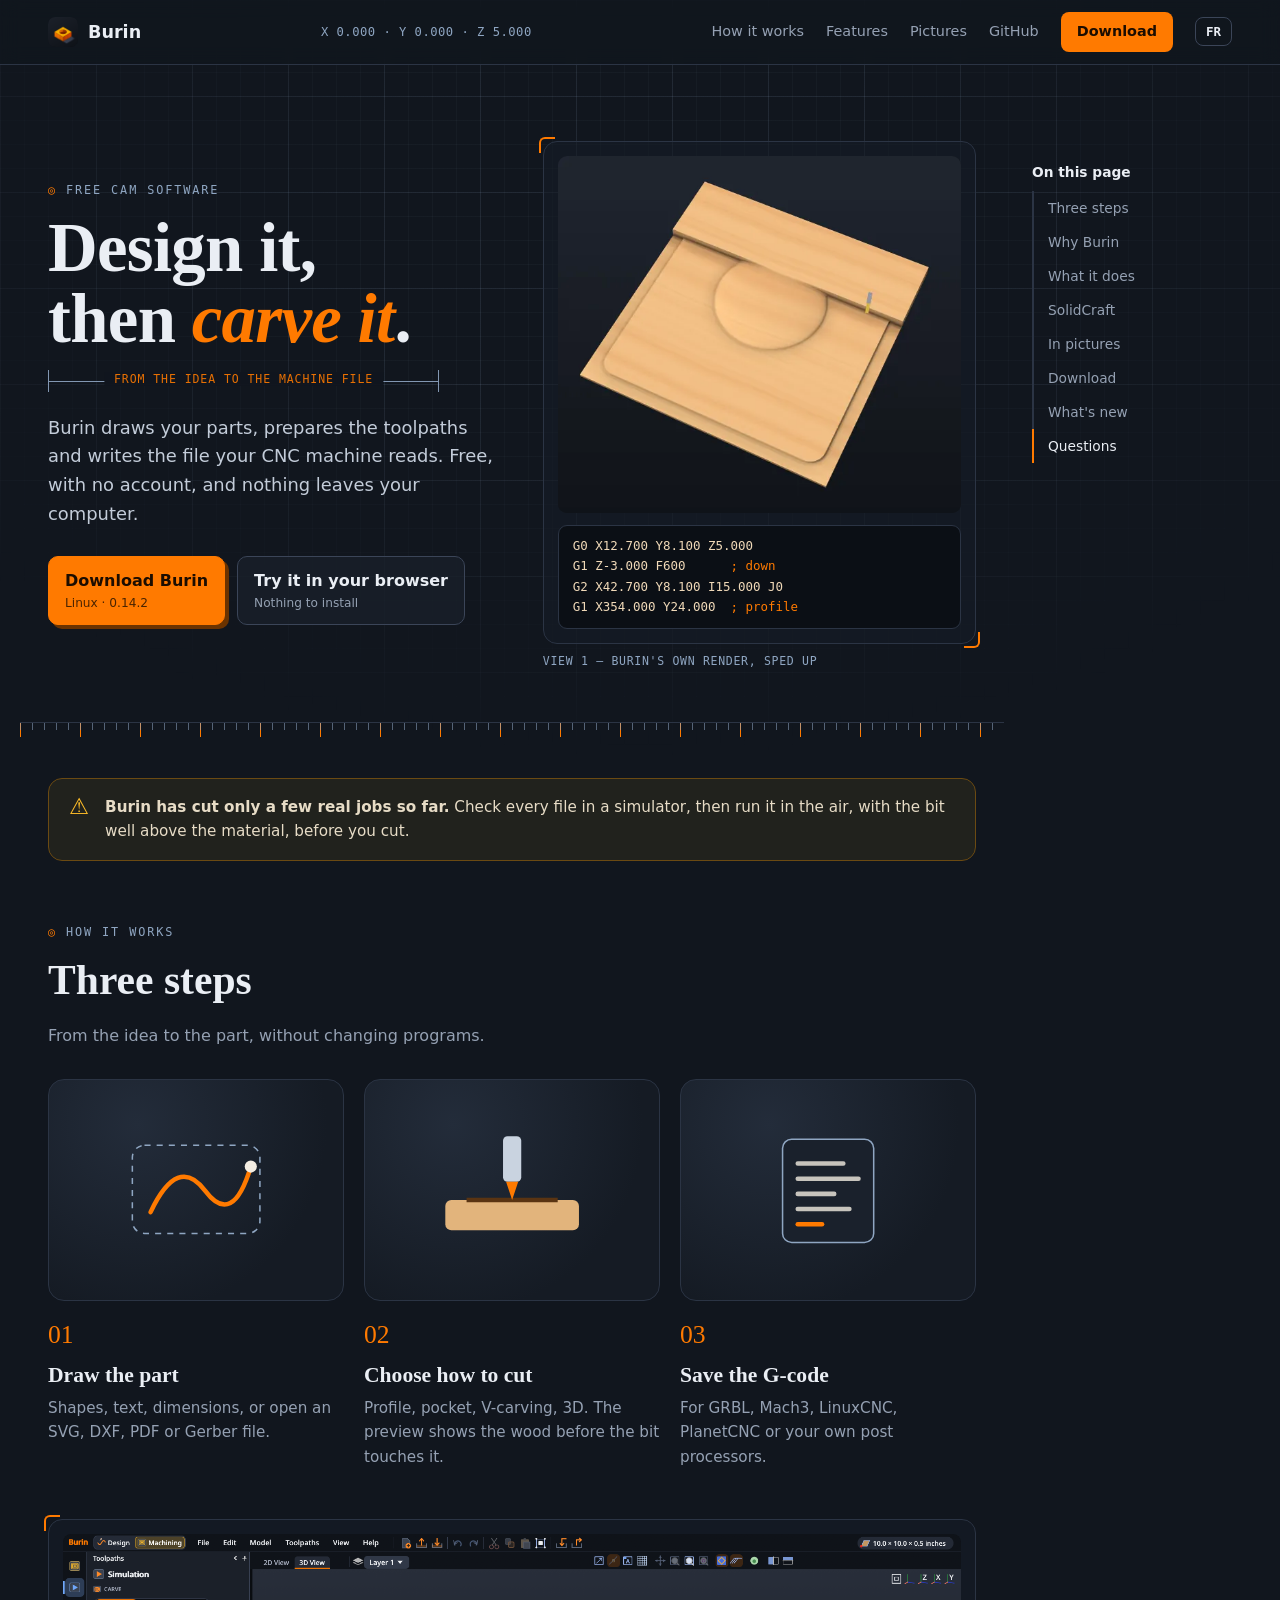
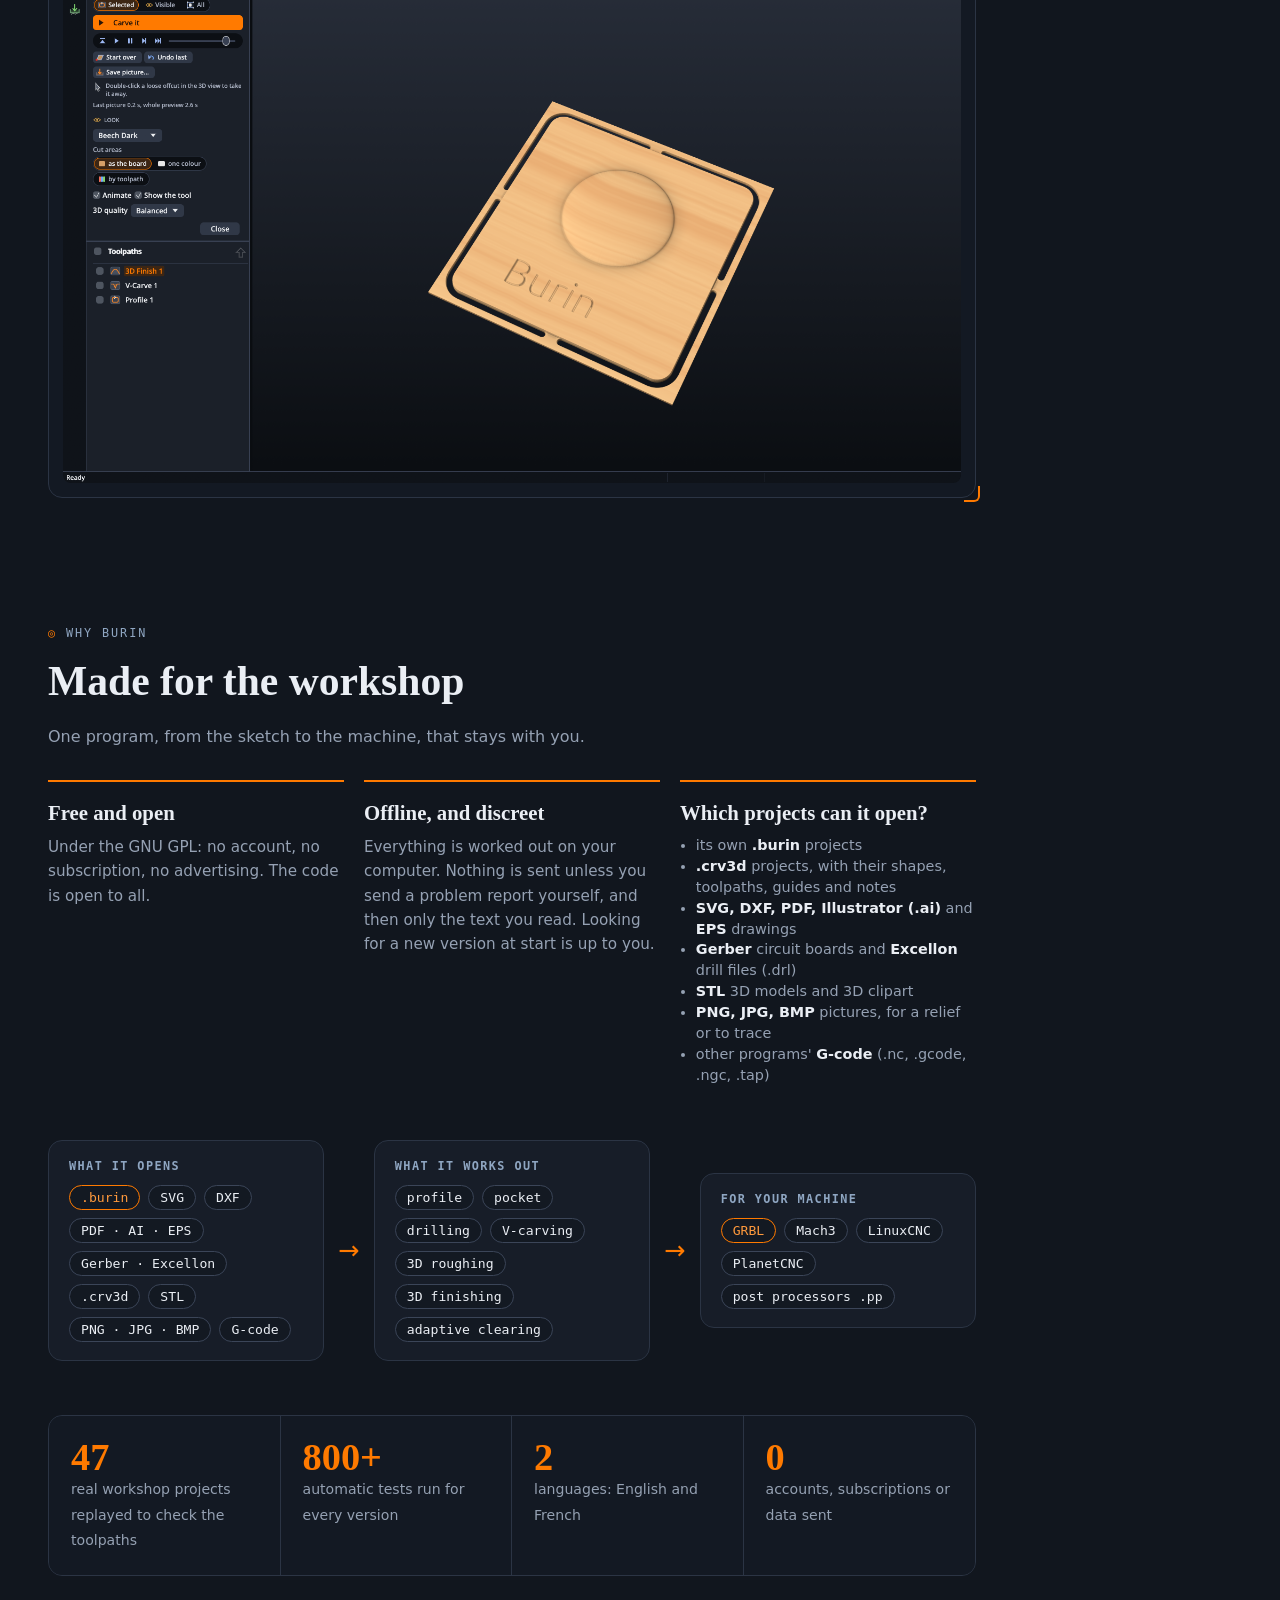
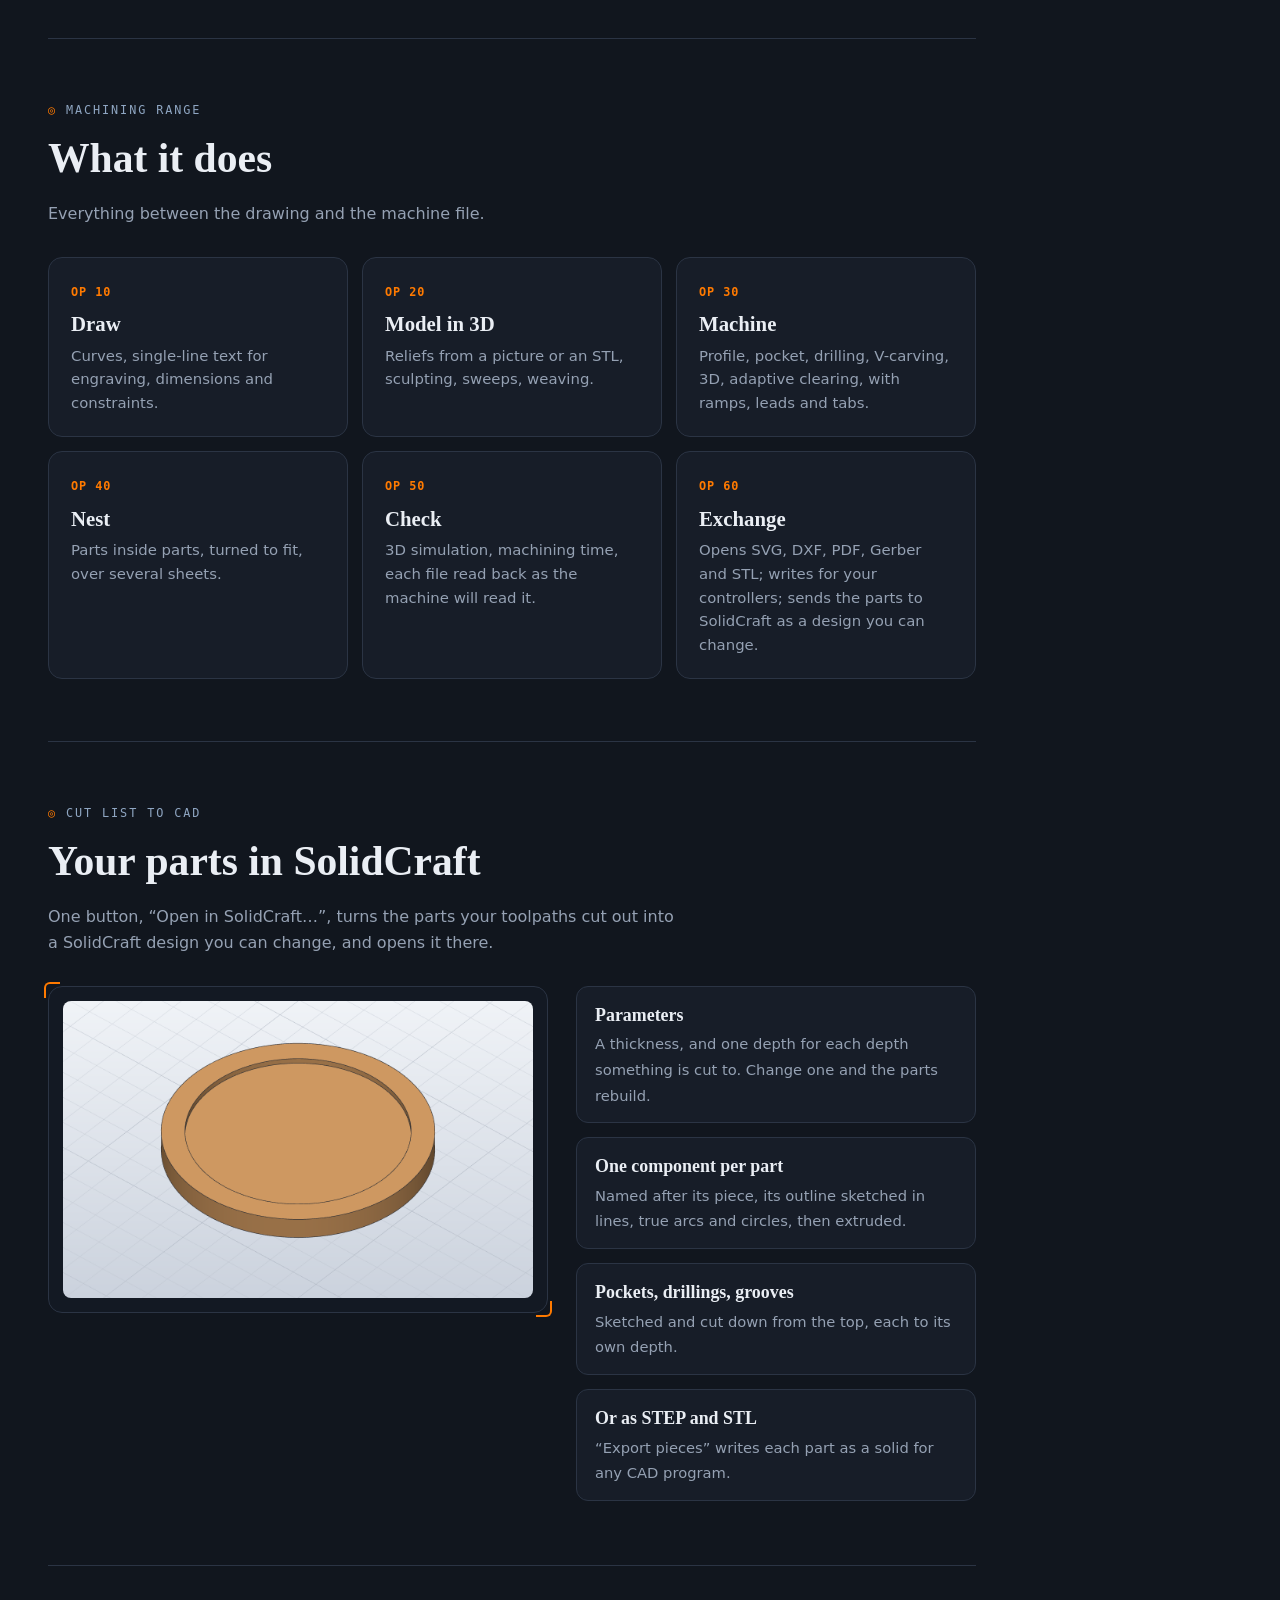
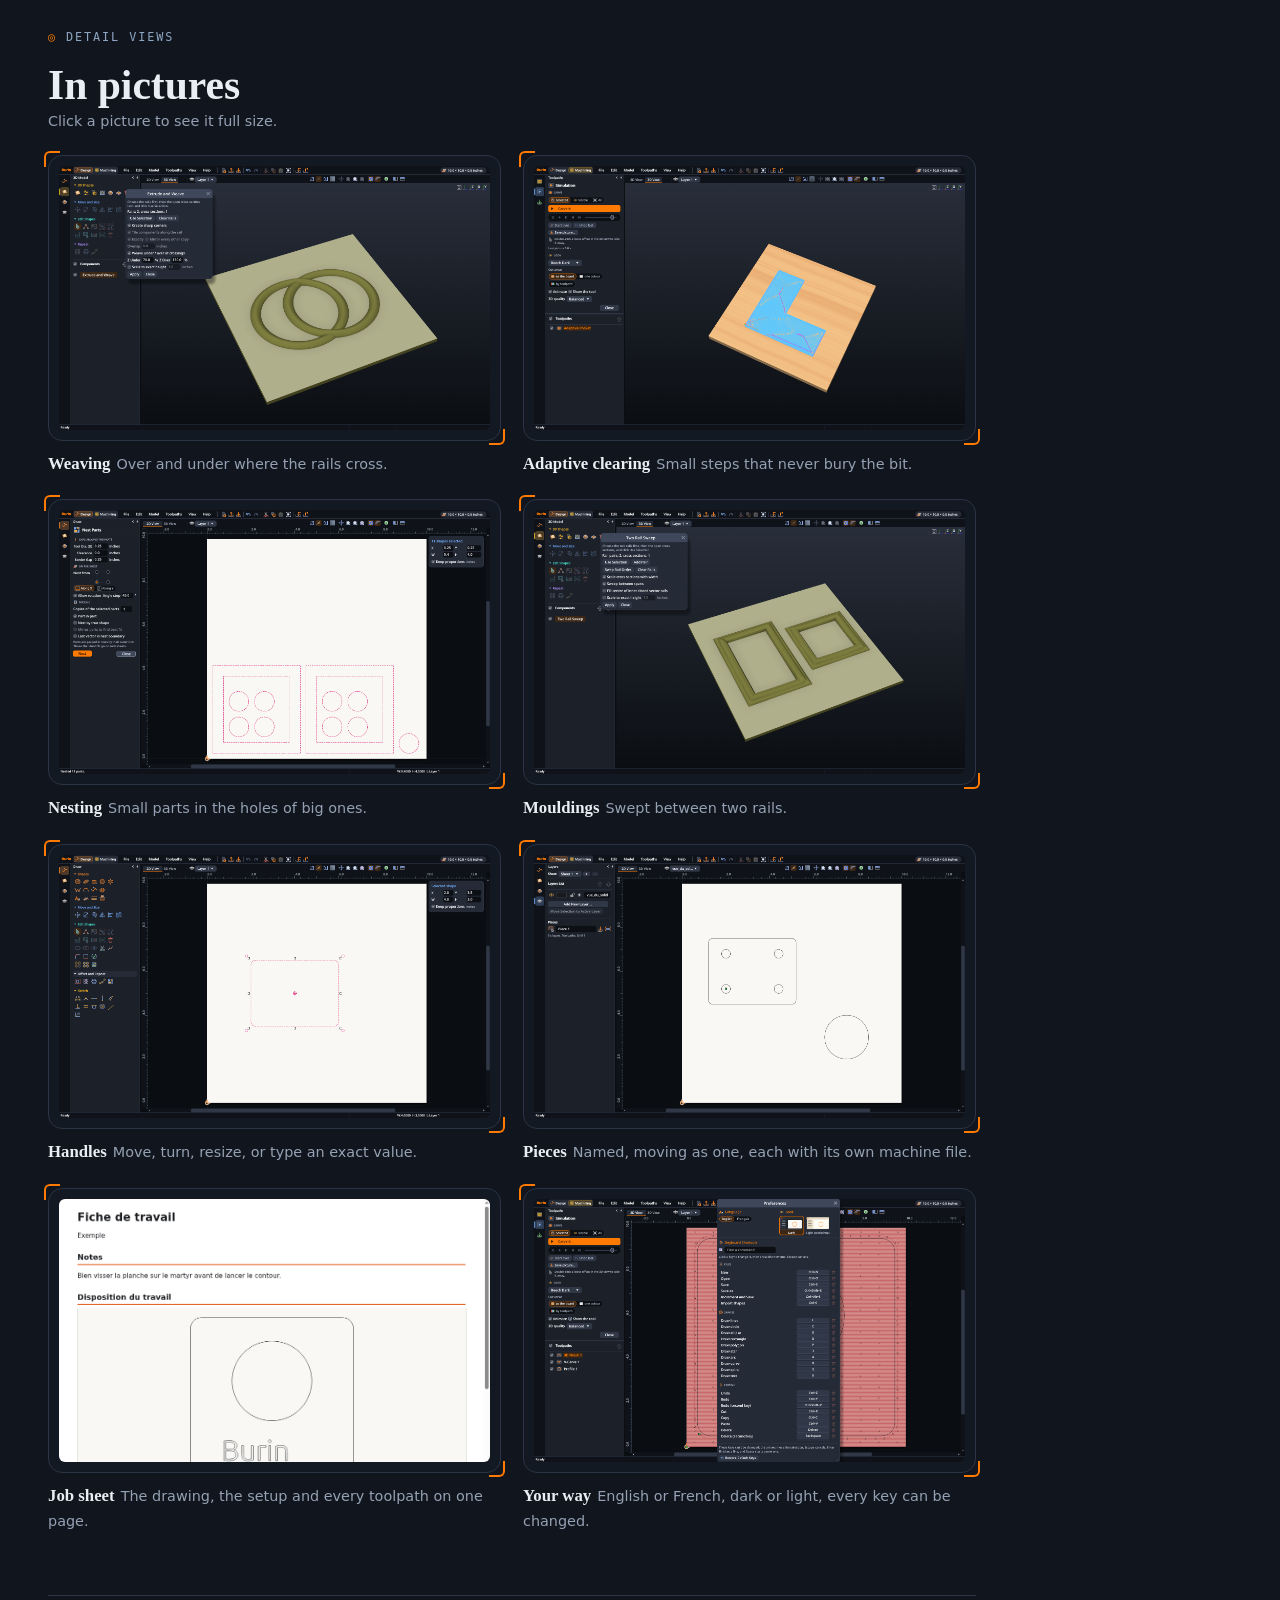
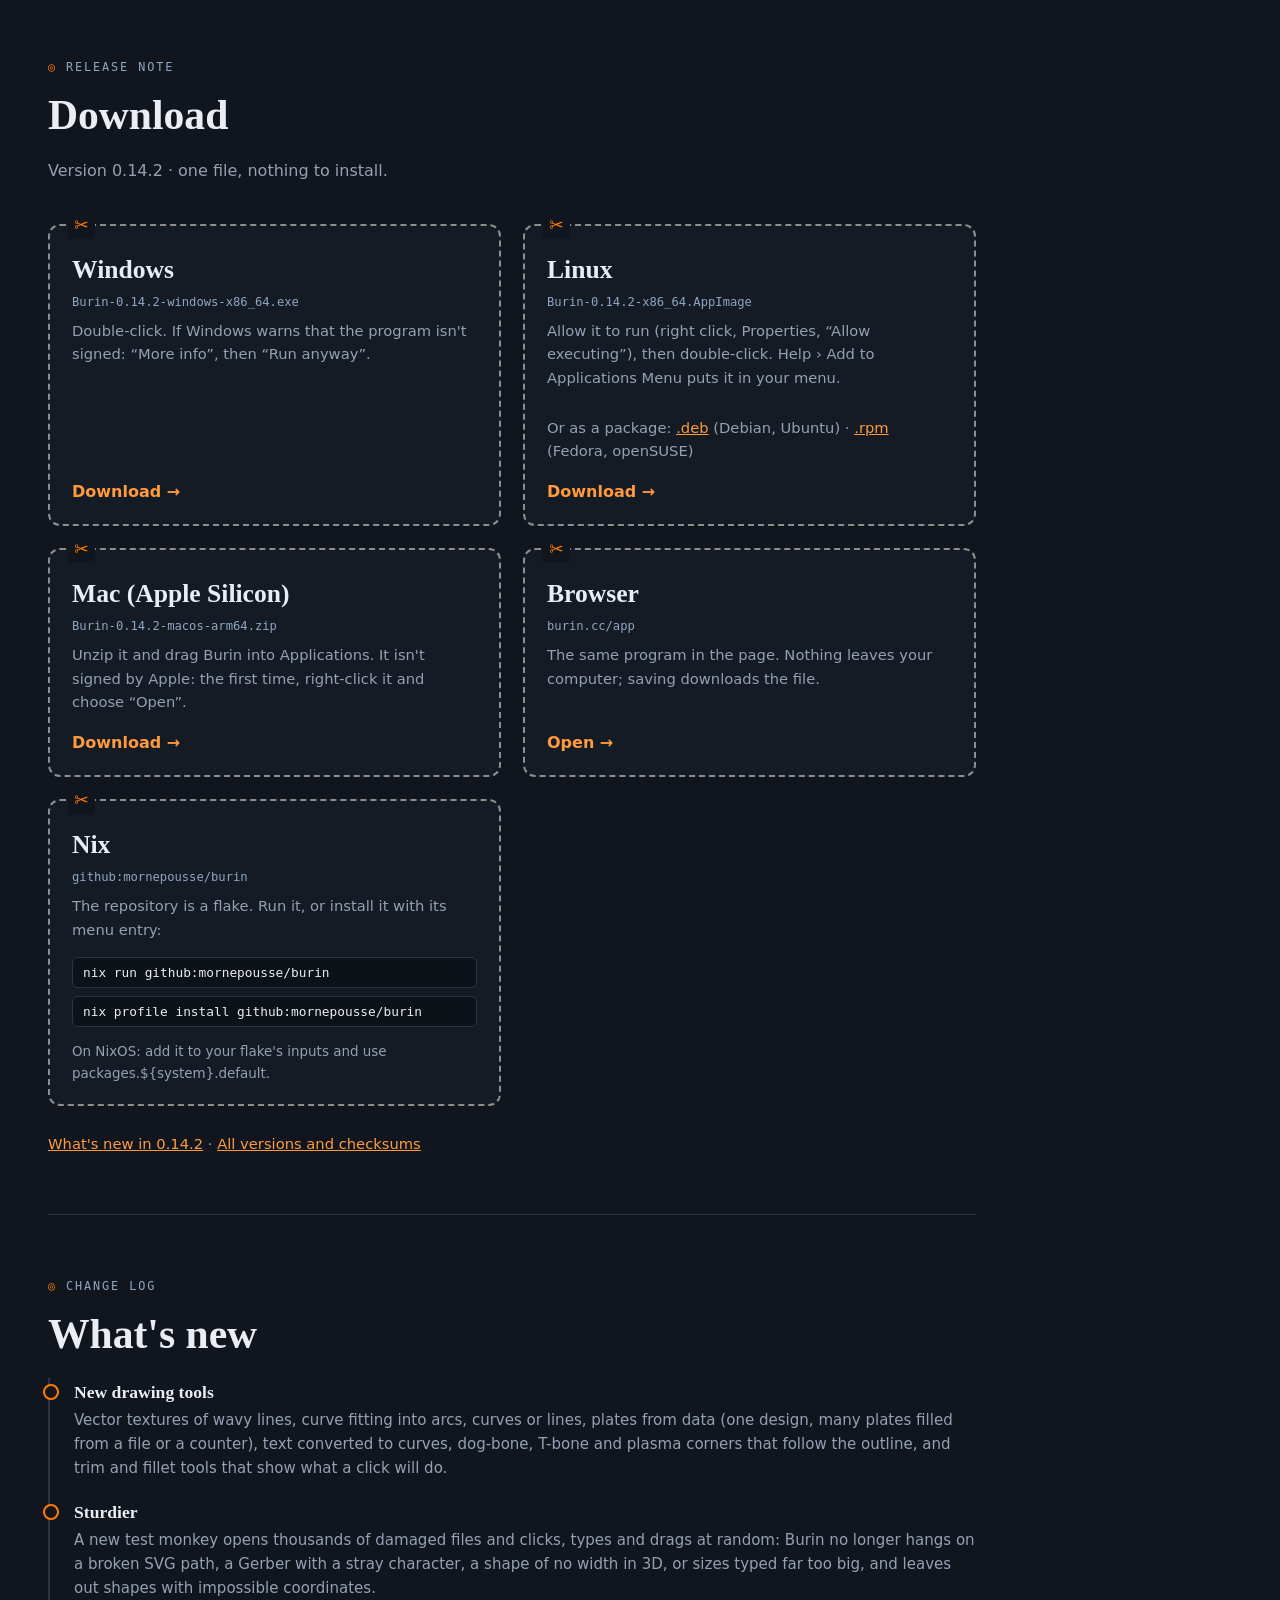
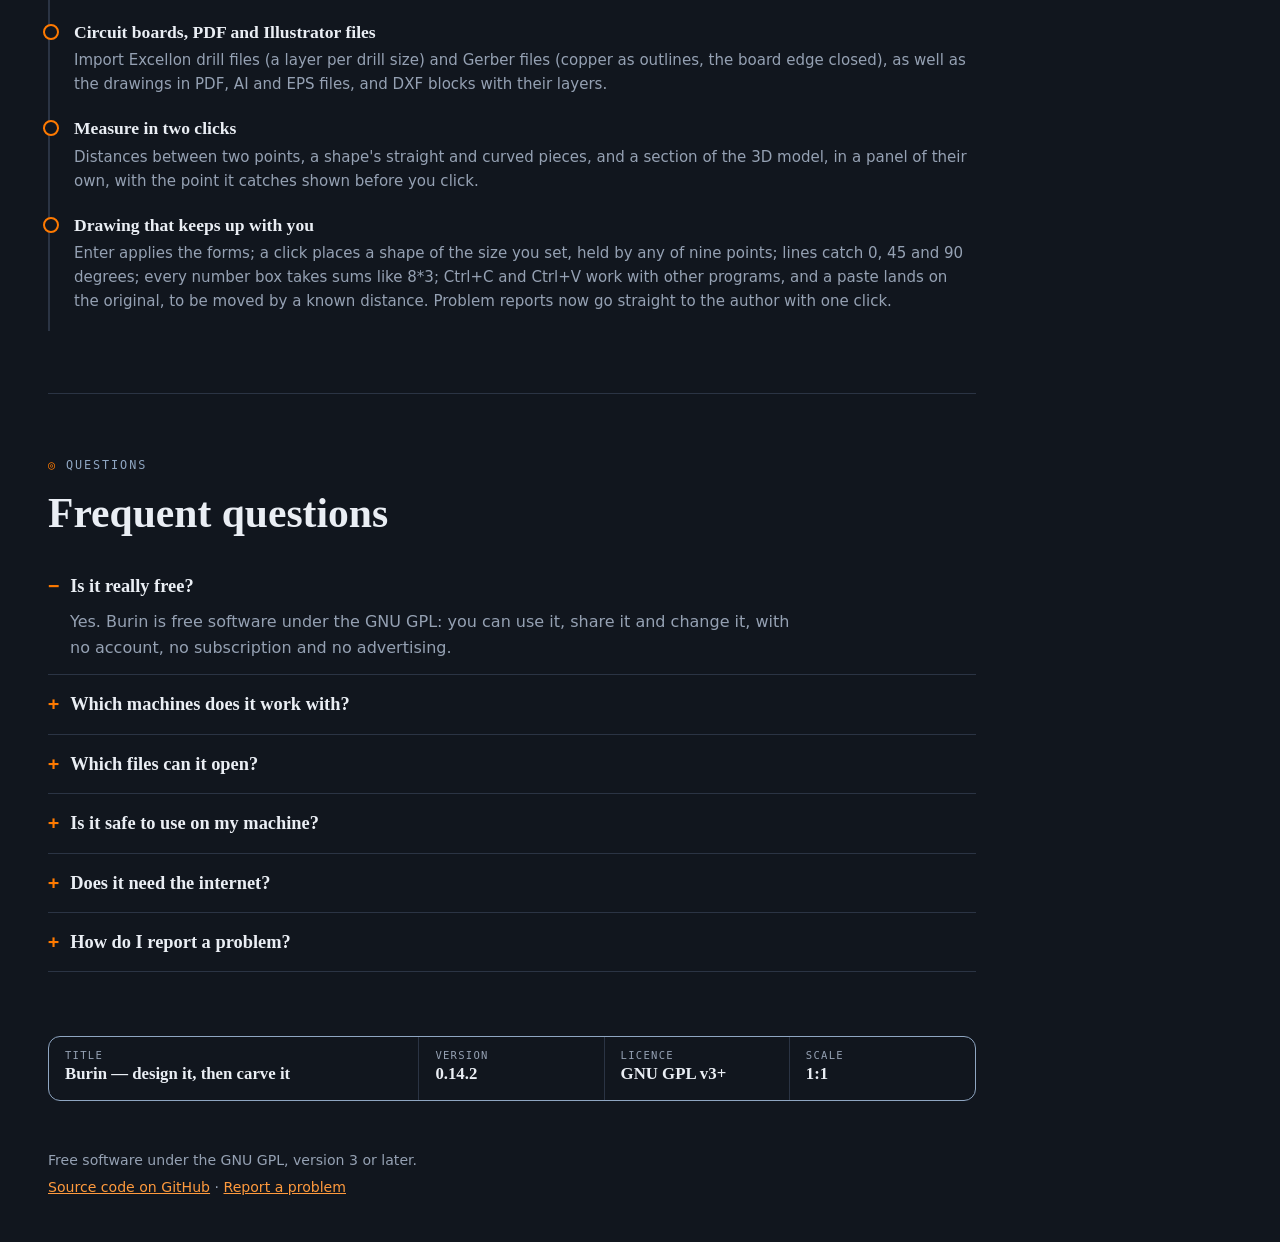
<file: index.html>
<!DOCTYPE html>
<html lang="en">
<head>
<meta charset="utf-8">
<meta name="viewport" content="width=device-width, initial-scale=1">
<title>Burin: design it, then carve it</title>
<meta name="description" content="Burin draws parts, prepares toolpaths and writes the control files of a CNC machine. Free download for Windows and Linux, or try it in your browser.">
<link rel="canonical" href="https://burin.cc/">
<link rel="icon" type="image/png" href="burin.png">
<meta property="og:type" content="website">
<meta property="og:url" content="https://burin.cc/">
<meta property="og:title" content="Burin: design it, then carve it">
<meta property="og:description" content="Draw your parts, prepare the toolpaths and write the file your CNC machine reads. Free, for Windows, Linux or in your browser.">
<meta property="og:image" content="https://burin.cc/docs/apercu-3d.png">
<meta name="twitter:card" content="summary_large_image">
<meta name="theme-color" content="#11161e">
<link rel="stylesheet" href="style.css?v=781ff0be940b">
</head>
<body>
<header><div class="in">
  <a class="brand" href="./"><img src="burin.png" alt=""> Burin</a>
  <span class="coords" aria-hidden="true">X 0.000 · Y 0.000 · Z 5.000</span>
  <nav>
    <a href="#steps" data-en="How it works" data-fr="Comment">How it works</a>
    <a href="#features" data-en="Features" data-fr="Fonctions">Features</a>
    <a href="#pictures" data-en="Pictures" data-fr="Images">Pictures</a>
    <a href="https://github.com/mornepousse/burin">GitHub</a>
    <a class="cta" href="#download" data-en="Download" data-fr="Télécharger">Download</a>
    <button id="lang" type="button" aria-label="Français / English">FR</button>
  </nav>
</div></header>

<div class="page">
<main>
  <div class="hero">
    <div>
      <div class="label" data-en="Free CAM software" data-fr="Logiciel libre de FAO">Free CAM software</div>
      <h1 data-en="Design it,&lt;br&gt;then &lt;em&gt;carve it&lt;/em&gt;." data-fr="Dessinez,&lt;br&gt;puis &lt;em&gt;usinez&lt;/em&gt;.">Design it,<br>then <em>carve it</em>.</h1>
      <div class="dim"><span data-en="FROM THE IDEA TO THE MACHINE FILE" data-fr="DE L&#x27;IDÉE AU FICHIER MACHINE">FROM THE IDEA TO THE MACHINE FILE</span></div>
      <p class="lead" data-en="Burin draws your parts, prepares the toolpaths and writes the file your CNC machine reads. Free, with no account, and nothing leaves your computer." data-fr="Burin dessine vos pièces, prépare les parcours d&#x27;outil et écrit le fichier que lit votre machine CNC. Gratuit, sans compte, et rien ne part de votre ordinateur.">Burin draws your parts, prepares the toolpaths and writes the file your CNC machine reads. Free, with no account, and nothing leaves your computer.</p>
      <div class="actions">
        <a id="main-download" class="btn primary" href="https://github.com/mornepousse/burin/releases/latest"><span data-en="Download Burin" data-fr="Télécharger Burin">Download Burin</span> <small id="main-detail">0.14.2</small></a>
        <a class="btn" href="app/"><span data-en="Try it in your browser" data-fr="Essayer dans le navigateur">Try it in your browser</span> <small data-en="Nothing to install" data-fr="Rien à installer">Nothing to install</small></a>
      </div>
    </div>
    <div>
      <div class="framed"><span class="t tl"></span><span class="t br"></span>
        <img class="render" src="carving.webp" width="588" height="520" alt="The sample board carved step by step in Burin's 3D preview: roughing, V-carving, then cutting out with tabs" data-alt-fr="La planche de l'exemple usinée pas à pas dans l'aperçu 3D de Burin : ébauche, gravure en V, puis découpe avec attaches">
        <div class="gcode">G0 X12.700 Y8.100 Z5.000
G1 Z-3.000 F600      <i><span data-en="; down" data-fr="; descente">; down</span></i>
G2 X42.700 Y8.100 I15.000 J0
G1 X354.000 Y24.000  <i><span data-en="; profile" data-fr="; contour">; profile</span></i></div>
      </div>
      <div class="figcap" data-en="VIEW 1 — BURIN&#x27;S OWN RENDER, SPED UP" data-fr="VUE 1 — RENDU RÉEL DE BURIN, EN ACCÉLÉRÉ">VIEW 1 — BURIN'S OWN RENDER, SPED UP</div>
    </div>
  </div>
  <div class="ruler"></div>
  <div class="safety"><span class="sign">⚠</span><p data-en="&lt;b&gt;Burin has cut only a few real jobs so far.&lt;/b&gt; Check every file in a simulator, then run it in the air, with the bit well above the material, before you cut." data-fr="&lt;b&gt;Burin n&#x27;a encore usiné que quelques vrais travaux.&lt;/b&gt; Vérifiez chaque fichier dans un simulateur, puis faites-le tourner à vide, fraise bien au-dessus de la matière, avant de couper."><b>Burin has cut only a few real jobs so far.</b> Check every file in a simulator, then run it in the air, with the bit well above the material, before you cut.</p></div>

  <section id="steps" style="border-bottom:0">
    <div class="label" data-en="How it works" data-fr="Comment ça marche">How it works</div>
    <h2 data-en="Three steps" data-fr="Trois étapes">Three steps</h2>
    <p class="intro" data-en="From the idea to the part, without changing programs." data-fr="De l&#x27;idée à la pièce, sans changer de programme.">From the idea to the part, without changing programs.</p>
    <div class="steps">
      <div class="step"><div class="pic"><svg viewBox="0 0 120 90"><rect x="18" y="16" width="84" height="58" rx="8" fill="none" stroke="#8fa6c2" stroke-dasharray="4 4"/><path d="M30 60 Q48 22 66 46 T96 30" fill="none" stroke="#ff7a00" stroke-width="3" stroke-linecap="round"/><circle cx="96" cy="30" r="4" fill="#f3ede2"/></svg></div><div class="n">01</div><h3 data-en="Draw the part" data-fr="Dessinez la pièce">Draw the part</h3><p data-en="Shapes, text, dimensions, or open an SVG, DXF, PDF or Gerber file." data-fr="Formes, texte, cotes, ou ouvrez un fichier SVG, DXF, PDF ou Gerber.">Shapes, text, dimensions, or open an SVG, DXF, PDF or Gerber file.</p></div>
      <div class="step"><div class="pic"><svg viewBox="0 0 120 90"><rect x="16" y="52" width="88" height="20" rx="4" fill="#e2b47c"/><path d="M30 52 h60" stroke="#5a3412" stroke-width="3"/><rect x="54" y="10" width="12" height="30" rx="3" fill="#c9d3e0"/><path d="M56 40 h8 l-4 12 z" fill="#ff7a00"/></svg></div><div class="n">02</div><h3 data-en="Choose how to cut" data-fr="Choisissez la coupe">Choose how to cut</h3><p data-en="Profile, pocket, V-carving, 3D. The preview shows the wood before the bit touches it." data-fr="Contour, poche, gravure en V, 3D. L&#x27;aperçu montre le bois avant la fraise.">Profile, pocket, V-carving, 3D. The preview shows the wood before the bit touches it.</p></div>
      <div class="step"><div class="pic"><svg viewBox="0 0 120 90"><rect x="30" y="12" width="60" height="68" rx="6" fill="#1a212c" stroke="#8fa6c2"/><path d="M40 28 h30 M40 38 h40 M40 48 h24 M40 58 h34" stroke="#f3ede2" stroke-width="3" stroke-linecap="round" opacity=".8"/><path d="M40 68 h16" stroke="#ff7a00" stroke-width="3" stroke-linecap="round"/></svg></div><div class="n">03</div><h3 data-en="Save the G-code" data-fr="Enregistrez le G-code">Save the G-code</h3><p data-en="For GRBL, Mach3, LinuxCNC, PlanetCNC or your own post processors." data-fr="Pour GRBL, Mach3, LinuxCNC, PlanetCNC ou vos post-processeurs.">For GRBL, Mach3, LinuxCNC, PlanetCNC or your own post processors.</p></div>
    </div>
    <div class="framed shot"><span class="t tl"></span><span class="t br"></span><img src="docs/apercu-3d.png" width="1400" height="855" alt="A part carved in Burin's 3D preview, in a beech board" data-alt-fr="Une pièce usinée dans l'aperçu 3D de Burin, dans une planche de hêtre"></div>
  </section>

  <section id="why">
    <div class="label" data-en="Why Burin" data-fr="Pourquoi Burin">Why Burin</div>
    <h2 data-en="Made for the workshop" data-fr="Fait pour l&#x27;atelier">Made for the workshop</h2>
    <p class="intro" data-en="One program, from the sketch to the machine, that stays with you." data-fr="Un seul programme, du croquis à la machine, qui reste chez vous.">One program, from the sketch to the machine, that stays with you.</p>
    <div class="why">
      <div><h3 data-en="Free and open" data-fr="Libre et gratuit">Free and open</h3><p data-en="Under the GNU GPL: no account, no subscription, no advertising. The code is open to all." data-fr="Sous licence GNU GPL : sans compte, sans abonnement, sans publicité. Le code est ouvert à tous.">Under the GNU GPL: no account, no subscription, no advertising. The code is open to all.</p></div>
      <div><h3 data-en="Offline, and discreet" data-fr="Hors ligne, et discret">Offline, and discreet</h3><p data-en="Everything is worked out on your computer. Nothing is sent unless you send a problem report yourself, and then only the text you read. Looking for a new version at start is up to you." data-fr="Tout est calculé sur votre ordinateur. Rien n&#x27;est envoyé, sauf un rapport de problème que vous envoyez vous-même, et alors seulement le texte que vous avez lu. Chercher une nouvelle version au démarrage, c&#x27;est vous qui choisissez.">Everything is worked out on your computer. Nothing is sent unless you send a problem report yourself, and then only the text you read. Looking for a new version at start is up to you.</p></div>
      <div><h3 data-en="Which projects can it open?" data-fr="Quels projets peut-il ouvrir ?">Which projects can it open?</h3><ul class="opens"><li data-en="its own &lt;b&gt;.burin&lt;/b&gt; projects" data-fr="ses propres projets &lt;b&gt;.burin&lt;/b&gt;">its own <b>.burin</b> projects</li><li data-en="&lt;b&gt;.crv3d&lt;/b&gt; projects, with their shapes, toolpaths, guides and notes" data-fr="les projets &lt;b&gt;.crv3d&lt;/b&gt;, avec leurs formes, parcours, repères et notes"><b>.crv3d</b> projects, with their shapes, toolpaths, guides and notes</li><li data-en="&lt;b&gt;SVG, DXF, PDF, Illustrator (.ai)&lt;/b&gt; and &lt;b&gt;EPS&lt;/b&gt; drawings" data-fr="les dessins &lt;b&gt;SVG, DXF, PDF, Illustrator (.ai)&lt;/b&gt; et &lt;b&gt;EPS&lt;/b&gt;"><b>SVG, DXF, PDF, Illustrator (.ai)</b> and <b>EPS</b> drawings</li><li data-en="&lt;b&gt;Gerber&lt;/b&gt; circuit boards and &lt;b&gt;Excellon&lt;/b&gt; drill files (.drl)" data-fr="les circuits imprimés &lt;b&gt;Gerber&lt;/b&gt; et les perçages &lt;b&gt;Excellon&lt;/b&gt; (.drl)"><b>Gerber</b> circuit boards and <b>Excellon</b> drill files (.drl)</li><li data-en="&lt;b&gt;STL&lt;/b&gt; 3D models and 3D clipart" data-fr="les modèles 3D &lt;b&gt;STL&lt;/b&gt; et le clipart 3D"><b>STL</b> 3D models and 3D clipart</li><li data-en="&lt;b&gt;PNG, JPG, BMP&lt;/b&gt; pictures, for a relief or to trace" data-fr="les images &lt;b&gt;PNG, JPG, BMP&lt;/b&gt;, pour un relief ou une vectorisation"><b>PNG, JPG, BMP</b> pictures, for a relief or to trace</li><li data-en="other programs&#x27; &lt;b&gt;G-code&lt;/b&gt; (.nc, .gcode, .ngc, .tap)" data-fr="le &lt;b&gt;G-code&lt;/b&gt; d&#x27;autres logiciels (.nc, .gcode, .ngc, .tap)">other programs' <b>G-code</b> (.nc, .gcode, .ngc, .tap)</li></ul></div>
    </div>
    <div class="flow">
      <div class="col"><h3 data-en="What it opens" data-fr="Ce qu&#x27;il ouvre">What it opens</h3><div class="chips"><span class="chip hot">.burin</span><span class="chip">SVG</span><span class="chip">DXF</span><span class="chip">PDF · AI · EPS</span><span class="chip">Gerber · Excellon</span><span class="chip">.crv3d</span><span class="chip">STL</span><span class="chip">PNG · JPG · BMP</span><span class="chip">G-code</span></div></div>
      <div class="arrow">→</div>
      <div class="col"><h3 data-en="What it works out" data-fr="Ce qu&#x27;il calcule">What it works out</h3><div class="chips"><span class="chip" data-en="profile" data-fr="contour">profile</span><span class="chip" data-en="pocket" data-fr="poche">pocket</span><span class="chip" data-en="drilling" data-fr="perçage">drilling</span><span class="chip" data-en="V-carving" data-fr="gravure en V">V-carving</span><span class="chip" data-en="3D roughing" data-fr="ébauche 3D">3D roughing</span><span class="chip" data-en="3D finishing" data-fr="finition 3D">3D finishing</span><span class="chip" data-en="adaptive clearing" data-fr="vidage adaptatif">adaptive clearing</span></div></div>
      <div class="arrow">→</div>
      <div class="col"><h3 data-en="For your machine" data-fr="Pour votre machine">For your machine</h3><div class="chips"><span class="chip hot">GRBL</span><span class="chip">Mach3</span><span class="chip">LinuxCNC</span><span class="chip">PlanetCNC</span><span class="chip" data-en="post processors .pp" data-fr="post-processeurs .pp">post processors .pp</span></div></div>
    </div>
    <div class="figures">
      <div><b>47</b><span data-en="real workshop projects replayed to check the toolpaths" data-fr="vrais projets d&#x27;atelier rejoués pour vérifier les parcours">real workshop projects replayed to check the toolpaths</span></div>
      <div><b>800+</b><span data-en="automatic tests run for every version" data-fr="tests automatiques à chaque version">automatic tests run for every version</span></div>
      <div><b>2</b><span data-en="languages: English and French" data-fr="langues : français et anglais">languages: English and French</span></div>
      <div><b>0</b><span data-en="accounts, subscriptions or data sent" data-fr="compte, abonnement ou envoi de données">accounts, subscriptions or data sent</span></div>
    </div>
  </section>

  <section id="features">
    <div class="label" data-en="Machining range" data-fr="Gamme d&#x27;usinage">Machining range</div>
    <h2 data-en="What it does" data-fr="Ce qu&#x27;il sait faire">What it does</h2>
    <p class="intro" data-en="Everything between the drawing and the machine file." data-fr="Tout ce qu&#x27;il faut entre le dessin et le fichier machine.">Everything between the drawing and the machine file.</p>
    <div class="ops">
      <div class="op"><span class="k">OP 10</span><h3 data-en="Draw" data-fr="Dessiner">Draw</h3><p data-en="Curves, single-line text for engraving, dimensions and constraints." data-fr="Courbes, texte simple trait pour la gravure, cotes et contraintes.">Curves, single-line text for engraving, dimensions and constraints.</p></div>
      <div class="op"><span class="k">OP 20</span><h3 data-en="Model in 3D" data-fr="Modeler en 3D">Model in 3D</h3><p data-en="Reliefs from a picture or an STL, sculpting, sweeps, weaving." data-fr="Reliefs depuis une image ou un STL, sculpture, balayage, tissage.">Reliefs from a picture or an STL, sculpting, sweeps, weaving.</p></div>
      <div class="op"><span class="k">OP 30</span><h3 data-en="Machine" data-fr="Usiner">Machine</h3><p data-en="Profile, pocket, drilling, V-carving, 3D, adaptive clearing, with ramps, leads and tabs." data-fr="Contour, poche, perçage, gravure en V, 3D, vidage adaptatif, avec rampes, entrées et attaches.">Profile, pocket, drilling, V-carving, 3D, adaptive clearing, with ramps, leads and tabs.</p></div>
      <div class="op"><span class="k">OP 40</span><h3 data-en="Nest" data-fr="Imbriquer">Nest</h3><p data-en="Parts inside parts, turned to fit, over several sheets." data-fr="Pièce dans pièce, rotations, plusieurs plaques.">Parts inside parts, turned to fit, over several sheets.</p></div>
      <div class="op"><span class="k">OP 50</span><h3 data-en="Check" data-fr="Vérifier">Check</h3><p data-en="3D simulation, machining time, each file read back as the machine will read it." data-fr="Simulation 3D, temps d&#x27;usinage, fichier relu comme la machine le lira.">3D simulation, machining time, each file read back as the machine will read it.</p></div>
      <div class="op"><span class="k">OP 60</span><h3 data-en="Exchange" data-fr="Échanger">Exchange</h3><p data-en="Opens SVG, DXF, PDF, Gerber and STL; writes for your controllers; sends the parts to SolidCraft as a design you can change." data-fr="Ouvre SVG, DXF, PDF, Gerber, STL ; écrit pour vos contrôleurs ; envoie les pièces à SolidCraft en document modifiable.">Opens SVG, DXF, PDF, Gerber and STL; writes for your controllers; sends the parts to SolidCraft as a design you can change.</p></div>
    </div>
  </section>

  <section id="solidcraft">
    <div class="label" data-en="Cut list to CAD" data-fr="Du débit à la CAO">Cut list to CAD</div>
    <h2 data-en="Your parts in SolidCraft" data-fr="Vos pièces dans SolidCraft">Your parts in SolidCraft</h2>
    <p class="intro" data-en="One button, “Open in SolidCraft…”, turns the parts your toolpaths cut out into a SolidCraft design you can change, and opens it there." data-fr="Un bouton, « Ouvrir dans SolidCraft… », fait des pièces que vos parcours découpent un document SolidCraft modifiable, et l&#x27;ouvre.">One button, “Open in SolidCraft…”, turns the parts your toolpaths cut out into a SolidCraft design you can change, and opens it there.</p>
    <div class="cad">
      <div class="framed"><span class="t tl"></span><span class="t br"></span><img src="docs/solidcraft.png" width="1200" height="760" alt="The coaster example as a SolidCraft design" data-alt-fr="L&#x27;exemple du sous-verre en document SolidCraft" loading="lazy"></div>
      <ul class="cadlist">
        <li><b data-en="Parameters" data-fr="Paramètres">Parameters</b><span data-en="A thickness, and one depth for each depth something is cut to. Change one and the parts rebuild." data-fr="Une épaisseur, et une profondeur pour chaque profondeur creusée. Changez-en une et les pièces se reconstruisent.">A thickness, and one depth for each depth something is cut to. Change one and the parts rebuild.</span></li>
        <li><b data-en="One component per part" data-fr="Un composant par pièce">One component per part</b><span data-en="Named after its piece, its outline sketched in lines, true arcs and circles, then extruded." data-fr="Nommé d&#x27;après sa pièce, son contour esquissé en lignes, vrais arcs et cercles, puis extrudé.">Named after its piece, its outline sketched in lines, true arcs and circles, then extruded.</span></li>
        <li><b data-en="Pockets, drillings, grooves" data-fr="Poches, perçages, rainures">Pockets, drillings, grooves</b><span data-en="Sketched and cut down from the top, each to its own depth." data-fr="Esquissés et creusés depuis le dessus, chacun à sa profondeur.">Sketched and cut down from the top, each to its own depth.</span></li>
        <li><b data-en="Or as STEP and STL" data-fr="Ou en STEP et STL">Or as STEP and STL</b><span data-en="“Export pieces” writes each part as a solid for any CAD program." data-fr="« Exporter les pièces » écrit chaque pièce en solide pour tout logiciel de CAO.">“Export pieces” writes each part as a solid for any CAD program.</span></li>
      </ul>
    </div>
  </section>

  <section id="pictures">
    <div class="label" data-en="Detail views" data-fr="Vues de détail">Detail views</div>
    <h2 data-en="In pictures" data-fr="En images">In pictures</h2>
    <p class="hint" data-en="Click a picture to see it full size." data-fr="Cliquez sur une image pour la voir en grand.">Click a picture to see it full size.</p>
    <div class="views">
      <figure><a href="docs/weave.png"><div class="framed"><span class="t tl"></span><span class="t br"></span><img src="docs/weave.png" alt="Two rings extruded and woven" data-alt-fr="Deux anneaux extrudés et tissés" loading="lazy"></div></a><figcaption><b data-en="Weaving" data-fr="Tissage">Weaving</b><span data-en="Over and under where the rails cross." data-fr="Dessus, dessous, là où les rails se croisent.">Over and under where the rails cross.</span></figcaption></figure>
      <figure><a href="docs/adaptive.png"><div class="framed"><span class="t tl"></span><span class="t br"></span><img src="docs/adaptive.png" alt="An adaptive pocket" data-alt-fr="Une poche en vidage adaptatif" loading="lazy"></div></a><figcaption><b data-en="Adaptive clearing" data-fr="Vidage adaptatif">Adaptive clearing</b><span data-en="Small steps that never bury the bit." data-fr="De petits pas qui n&#x27;enterrent jamais la fraise.">Small steps that never bury the bit.</span></figcaption></figure>
      <figure><a href="docs/nesting.png"><div class="framed"><span class="t tl"></span><span class="t br"></span><img src="docs/nesting.png" alt="Parts nested in holes" data-alt-fr="Des pièces imbriquées dans des trous" loading="lazy"></div></a><figcaption><b data-en="Nesting" data-fr="Imbrication">Nesting</b><span data-en="Small parts in the holes of big ones." data-fr="Les petites pièces dans les trous des grandes.">Small parts in the holes of big ones.</span></figcaption></figure>
      <figure><a href="docs/sweep.png"><div class="framed"><span class="t tl"></span><span class="t br"></span><img src="docs/sweep.png" alt="Two moulded frames" data-alt-fr="Deux cadres moulurés" loading="lazy"></div></a><figcaption><b data-en="Mouldings" data-fr="Moulures">Mouldings</b><span data-en="Swept between two rails." data-fr="Balayées entre deux rails.">Swept between two rails.</span></figcaption></figure>
      <figure><a href="docs/poignees.png"><div class="framed"><span class="t tl"></span><span class="t br"></span><img src="docs/poignees.png" alt="A selected shape with its handles" data-alt-fr="Une forme sélectionnée avec ses poignées" loading="lazy"></div></a><figcaption><b data-en="Handles" data-fr="Poignées">Handles</b><span data-en="Move, turn, resize, or type an exact value." data-fr="Déplacez, tournez, redimensionnez, ou tapez une valeur.">Move, turn, resize, or type an exact value.</span></figcaption></figure>
      <figure><a href="docs/pieces.png"><div class="framed"><span class="t tl"></span><span class="t br"></span><img src="docs/pieces.png" alt="A piece and its list" data-alt-fr="Une pièce et sa liste" loading="lazy"></div></a><figcaption><b data-en="Pieces" data-fr="Pièces">Pieces</b><span data-en="Named, moving as one, each with its own machine file." data-fr="Nommées, d&#x27;un bloc, chacune son fichier machine.">Named, moving as one, each with its own machine file.</span></figcaption></figure>
      <figure><a href="docs/fiche-de-travail.png"><div class="framed"><span class="t tl"></span><span class="t br"></span><img src="docs/fiche-de-travail.png" alt="A job sheet" data-alt-fr="Une fiche de travail" loading="lazy"></div></a><figcaption><b data-en="Job sheet" data-fr="Fiche de travail">Job sheet</b><span data-en="The drawing, the setup and every toolpath on one page." data-fr="Le dessin, la mise en place et chaque parcours sur une page.">The drawing, the setup and every toolpath on one page.</span></figcaption></figure>
      <figure><a href="docs/preferences.png"><div class="framed"><span class="t tl"></span><span class="t br"></span><img src="docs/preferences.png" alt="The preferences window" data-alt-fr="La fenêtre des préférences" loading="lazy"></div></a><figcaption><b data-en="Your way" data-fr="À votre façon">Your way</b><span data-en="English or French, dark or light, every key can be changed." data-fr="Français ou anglais, sombre ou clair, chaque raccourci se change.">English or French, dark or light, every key can be changed.</span></figcaption></figure>
    </div>
  </section>

  <section id="download">
    <div class="label" data-en="Release note" data-fr="Bon de sortie">Release note</div>
    <h2 data-en="Download" data-fr="Télécharger">Download</h2>
    <p class="intro" data-en="Version 0.14.2 · one file, nothing to install." data-fr="Version 0.14.2 · un seul fichier, rien à installer.">Version 0.14.2 · one file, nothing to install.</p>
    <div class="tickets">
      <a class="ticket" id="win" href="https://github.com/mornepousse/burin/releases/download/v0.14.2/Burin-0.14.2-windows-x86_64.exe"><h3>Windows</h3><span class="file">Burin-0.14.2-windows-x86_64.exe</span><p data-en="Double-click. If Windows warns that the program isn&#x27;t signed: “More info”, then “Run anyway”." data-fr="Double-cliquez. Si Windows prévient que le programme n&#x27;est pas signé : « Informations complémentaires », puis « Exécuter quand même ».">Double-click. If Windows warns that the program isn't signed: “More info”, then “Run anyway”.</p><span class="go" data-en="Download →" data-fr="Télécharger →">Download →</span></a>
      <a class="ticket" id="linux" href="https://github.com/mornepousse/burin/releases/download/v0.14.2/Burin-0.14.2-x86_64.AppImage"><h3>Linux</h3><span class="file">Burin-0.14.2-x86_64.AppImage</span><p data-en="Allow it to run (right click, Properties, “Allow executing”), then double-click. Help › Add to Applications Menu puts it in your menu." data-fr="Autorisez son exécution (clic droit, Propriétés, « Autoriser l&#x27;exécution »), puis double-cliquez. Aide › Ajouter au menu des applications le met dans votre menu.">Allow it to run (right click, Properties, “Allow executing”), then double-click. Help › Add to Applications Menu puts it in your menu.</p><p class="small"><span data-en="Or as a package:" data-fr="Ou en paquet :">Or as a package:</span> <object><a href="https://github.com/mornepousse/burin/releases/download/v0.14.2/Burin-0.14.2-amd64.deb">.deb</a></object> (Debian, Ubuntu) · <object><a href="https://github.com/mornepousse/burin/releases/download/v0.14.2/Burin-0.14.2-x86_64.rpm">.rpm</a></object> (Fedora, openSUSE)</p><span class="go" data-en="Download →" data-fr="Télécharger →">Download →</span></a>
      <a class="ticket" id="mac" href="https://github.com/mornepousse/burin/releases/download/v0.14.2/Burin-0.14.2-macos-arm64.zip"><h3 data-en="Mac (Apple Silicon)" data-fr="Mac (Apple Silicon)">Mac (Apple Silicon)</h3><span class="file">Burin-0.14.2-macos-arm64.zip</span><p data-en="Unzip it and drag Burin into Applications. It isn&#x27;t signed by Apple: the first time, right-click it and choose “Open”." data-fr="Décompressez-le et glissez Burin dans Applications. Il n&#x27;est pas signé par Apple : la première fois, clic droit dessus puis « Ouvrir ».">Unzip it and drag Burin into Applications. It isn't signed by Apple: the first time, right-click it and choose “Open”.</p><span class="go" data-en="Download →" data-fr="Télécharger →">Download →</span></a>
      <a class="ticket" href="app/"><h3 data-en="Browser" data-fr="Navigateur">Browser</h3><span class="file">burin.cc/app</span><p data-en="The same program in the page. Nothing leaves your computer; saving downloads the file." data-fr="Le même programme dans la page. Rien ne quitte votre ordinateur ; enregistrer télécharge le fichier.">The same program in the page. Nothing leaves your computer; saving downloads the file.</p><span class="go" data-en="Open →" data-fr="Ouvrir →">Open →</span></a>
      <div class="ticket nix"><h3>Nix</h3><span class="file">github:mornepousse/burin</span><p data-en="The repository is a flake. Run it, or install it with its menu entry:" data-fr="Le dépôt est un flake. Lancez-le, ou installez-le avec son entrée de menu :">The repository is a flake. Run it, or install it with its menu entry:</p><code>nix run github:mornepousse/burin</code><code>nix profile install github:mornepousse/burin</code><p class="small" data-en="On NixOS: add it to your flake&#x27;s inputs and use packages.${system}.default." data-fr="Sur NixOS : ajoutez-le aux inputs de votre flake et utilisez packages.${system}.default.">On NixOS: add it to your flake's inputs and use packages.${system}.default.</p></div>
    </div>
    <p class="links"><a href="https://github.com/mornepousse/burin/releases/tag/v0.14.2" data-en="What&#x27;s new in 0.14.2" data-fr="Les nouveautés de la 0.14.2">What's new in 0.14.2</a> · <a href="https://github.com/mornepousse/burin/releases" data-en="All versions and checksums" data-fr="Toutes les versions et les sommes de contrôle">All versions and checksums</a></p>
  </section>

  <section id="news">
    <div class="label" data-en="Change log" data-fr="Journal des versions">Change log</div>
    <h2 data-en="What&#x27;s new" data-fr="Nouveautés">What's new</h2>
    <ul class="news">
      <li><b data-en="New drawing tools" data-fr="De nouveaux outils de dessin">New drawing tools</b><p data-en="Vector textures of wavy lines, curve fitting into arcs, curves or lines, plates from data (one design, many plates filled from a file or a counter), text converted to curves, dog-bone, T-bone and plasma corners that follow the outline, and trim and fillet tools that show what a click will do." data-fr="Textures de lignes ondulées, adaptation des tracés en arcs, courbes ou lignes, plaques à graver (un dessin, plusieurs plaques remplies depuis un fichier ou un compteur), texte converti en courbes, congés en os de chien, en T et plasma qui suivent le contour, et ciseau et congés qui montrent ce que fera le clic.">Vector textures of wavy lines, curve fitting into arcs, curves or lines, plates from data (one design, many plates filled from a file or a counter), text converted to curves, dog-bone, T-bone and plasma corners that follow the outline, and trim and fillet tools that show what a click will do.</p></li>
      <li><b data-en="Sturdier" data-fr="Plus solide">Sturdier</b><p data-en="A new test monkey opens thousands of damaged files and clicks, types and drags at random: Burin no longer hangs on a broken SVG path, a Gerber with a stray character, a shape of no width in 3D, or sizes typed far too big, and leaves out shapes with impossible coordinates." data-fr="Un nouveau « singe » de test ouvre des milliers de fichiers abîmés et clique, tape et glisse au hasard : Burin ne se bloque plus sur un tracé SVG cassé, un Gerber avec un caractère égaré, une forme sans largeur en 3D ou des dimensions tapées bien trop grandes, et laisse de côté les formes aux coordonnées impossibles.">A new test monkey opens thousands of damaged files and clicks, types and drags at random: Burin no longer hangs on a broken SVG path, a Gerber with a stray character, a shape of no width in 3D, or sizes typed far too big, and leaves out shapes with impossible coordinates.</p></li>
      <li><b data-en="Circuit boards, PDF and Illustrator files" data-fr="Circuits imprimés, PDF et Illustrator">Circuit boards, PDF and Illustrator files</b><p data-en="Import Excellon drill files (a layer per drill size) and Gerber files (copper as outlines, the board edge closed), as well as the drawings in PDF, AI and EPS files, and DXF blocks with their layers." data-fr="Importez les perçages Excellon (un calque par taille de foret) et les Gerber (le cuivre en contours, le bord de la carte fermé), ainsi que les dessins des fichiers PDF, AI et EPS, et les blocs DXF avec leurs calques.">Import Excellon drill files (a layer per drill size) and Gerber files (copper as outlines, the board edge closed), as well as the drawings in PDF, AI and EPS files, and DXF blocks with their layers.</p></li>
      <li><b data-en="Measure in two clicks" data-fr="Mesurer en deux clics">Measure in two clicks</b><p data-en="Distances between two points, a shape&#x27;s straight and curved pieces, and a section of the 3D model, in a panel of their own, with the point it catches shown before you click." data-fr="Distances entre deux points, morceaux droits et courbes d&#x27;une forme, et coupe du modèle 3D, dans un panneau à part, avec le point accroché montré avant le clic.">Distances between two points, a shape's straight and curved pieces, and a section of the 3D model, in a panel of their own, with the point it catches shown before you click.</p></li>
      <li><b data-en="Drawing that keeps up with you" data-fr="Un dessin qui suit votre façon de faire">Drawing that keeps up with you</b><p data-en="Enter applies the forms; a click places a shape of the size you set, held by any of nine points; lines catch 0, 45 and 90 degrees; every number box takes sums like 8*3; Ctrl+C and Ctrl+V work with other programs, and a paste lands on the original, to be moved by a known distance. Problem reports now go straight to the author with one click." data-fr="Entrée valide les formulaires ; un clic pose une forme à la taille choisie, tenue par l&#x27;un de neuf points ; les lignes s&#x27;accrochent à 0, 45 et 90 degrés ; chaque case accepte des calculs comme 8*3 ; Ctrl+C et Ctrl+V marchent avec les autres logiciels, et un collage tombe sur l&#x27;original, pour le déplacer d&#x27;une distance connue. Les rapports de problème partent maintenant en un clic vers l&#x27;auteur.">Enter applies the forms; a click places a shape of the size you set, held by any of nine points; lines catch 0, 45 and 90 degrees; every number box takes sums like 8*3; Ctrl+C and Ctrl+V work with other programs, and a paste lands on the original, to be moved by a known distance. Problem reports now go straight to the author with one click.</p></li>
    </ul>
  </section>

  <section id="faq" class="faq">
    <div class="label" data-en="Questions" data-fr="Questions">Questions</div>
    <h2 data-en="Frequent questions" data-fr="Questions fréquentes">Frequent questions</h2>
    <details open><summary data-en="Is it really free?" data-fr="C&#x27;est vraiment gratuit ?">Is it really free?</summary><p data-en="Yes. Burin is free software under the GNU GPL: you can use it, share it and change it, with no account, no subscription and no advertising." data-fr="Oui. Burin est un logiciel libre sous licence GNU GPL : vous pouvez l&#x27;utiliser, le partager et le modifier, sans compte, sans abonnement et sans publicité.">Yes. Burin is free software under the GNU GPL: you can use it, share it and change it, with no account, no subscription and no advertising.</p></details>
    <details><summary data-en="Which machines does it work with?" data-fr="Avec quelles machines fonctionne-t-il ?">Which machines does it work with?</summary><p data-en="It writes G-code for GRBL, Mach3, LinuxCNC and PlanetCNC, and for others through post processor files (.pp). It doesn&#x27;t drive the machine: you open the file in its control program." data-fr="Il écrit du G-code pour GRBL, Mach3, LinuxCNC et PlanetCNC, et pour d&#x27;autres grâce aux fichiers de post-processeur (.pp). Il ne pilote pas la machine : vous ouvrez le fichier dans son programme de commande.">It writes G-code for GRBL, Mach3, LinuxCNC and PlanetCNC, and for others through post processor files (.pp). It doesn't drive the machine: you open the file in its control program.</p></details>
    <details><summary data-en="Which files can it open?" data-fr="Quels fichiers peut-il ouvrir ?">Which files can it open?</summary><p data-en="Its own .burin projects; SVG, DXF, PDF, Illustrator and EPS drawings; Gerber and Excellon circuit boards; STL models; PNG, JPG and BMP pictures; other programs&#x27; G-code; and .crv3d projects." data-fr="Ses propres projets .burin ; les dessins SVG, DXF, PDF, Illustrator et EPS ; les circuits imprimés Gerber et Excellon ; les modèles STL ; les images PNG, JPG et BMP ; le G-code d&#x27;autres logiciels ; et les projets .crv3d.">Its own .burin projects; SVG, DXF, PDF, Illustrator and EPS drawings; Gerber and Excellon circuit boards; STL models; PNG, JPG and BMP pictures; other programs' G-code; and .crv3d projects.</p></details>
    <details><summary data-en="Is it safe to use on my machine?" data-fr="Est-ce sans risque pour ma machine ?">Is it safe to use on my machine?</summary><p data-en="Burin has cut only a few real jobs so far, so treat every file as untested: check it in a simulator, run it in the air with the bit well above the material, and keep a hand near the emergency stop." data-fr="Burin n&#x27;a encore usiné que quelques vrais travaux, alors considérez chaque fichier comme non testé : vérifiez-le dans un simulateur, faites-le tourner à vide fraise bien au-dessus de la matière, et gardez une main près de l&#x27;arrêt d&#x27;urgence.">Burin has cut only a few real jobs so far, so treat every file as untested: check it in a simulator, run it in the air with the bit well above the material, and keep a hand near the emergency stop.</p></details>
    <details><summary data-en="Does it need the internet?" data-fr="Faut-il internet ?">Does it need the internet?</summary><p data-en="No. The Windows and Linux programs work fully offline (only looking for a new version, if you allow it, uses the internet); the browser version loads once, then everything is worked out in the page." data-fr="Non. Les versions Windows et Linux marchent entièrement hors ligne (seule la recherche d&#x27;une nouvelle version, si vous l&#x27;autorisez, utilise internet) ; la version navigateur se charge une fois, puis tout se calcule dans la page.">No. The Windows and Linux programs work fully offline (only looking for a new version, if you allow it, uses the internet); the browser version loads once, then everything is worked out in the page.</p></details>
    <details><summary data-en="How do I report a problem?" data-fr="Comment signaler un problème ?">How do I report a problem?</summary><p data-en="In Burin, Help › Report a Problem shows exactly what would be sent; Send passes it to the author through burin.cc. Your work and file names are never in it. You can also open an issue on GitHub." data-fr="Dans Burin, Aide › Signaler un problème montre exactement ce qui sera envoyé ; Envoyer le transmet à l&#x27;auteur par burin.cc. Votre travail et vos noms de fichiers n&#x27;y sont jamais. Vous pouvez aussi ouvrir un ticket sur GitHub.">In Burin, Help › Report a Problem shows exactly what would be sent; Send passes it to the author through burin.cc. Your work and file names are never in it. You can also open an issue on GitHub.</p></details>
  </section>
  <div class="block">
    <div><small data-en="Title" data-fr="Titre">Title</small><b data-en="Burin — design it, then carve it" data-fr="Burin — dessinez, puis usinez">Burin — design it, then carve it</b></div>
    <div><small data-en="Version" data-fr="Version">Version</small><b>0.14.2</b></div>
    <div><small data-en="Licence" data-fr="Licence">Licence</small><b>GNU GPL v3+</b></div>
    <div><small data-en="Scale" data-fr="Échelle">Scale</small><b>1:1</b></div>
  </div>
  <footer>
    <p data-en="Free software under the GNU GPL, version 3 or later." data-fr="Logiciel libre sous licence GNU GPL, version 3 ou ultérieure.">Free software under the GNU GPL, version 3 or later.</p>
    <p><a href="https://github.com/mornepousse/burin" data-en="Source code on GitHub" data-fr="Code source sur GitHub">Source code on GitHub</a> · <a href="https://github.com/mornepousse/burin/issues" data-en="Report a problem" data-fr="Signaler un problème">Report a problem</a></p>
  </footer>
</main>
<aside class="toc">
  <b data-en="On this page" data-fr="Sur cette page">On this page</b>
  <a class="on" href="#steps" data-en="Three steps" data-fr="Trois étapes">Three steps</a>
  <a href="#why" data-en="Why Burin" data-fr="Pourquoi Burin">Why Burin</a>
  <a href="#features" data-en="What it does" data-fr="Ce qu&#x27;il sait faire">What it does</a>
  <a href="#solidcraft" data-en="SolidCraft" data-fr="SolidCraft">SolidCraft</a>
  <a href="#pictures" data-en="In pictures" data-fr="En images">In pictures</a>
  <a href="#download" data-en="Download" data-fr="Télécharger">Download</a>
  <a href="#news" data-en="What&#x27;s new" data-fr="Nouveautés">What's new</a>
  <a href="#faq" data-en="Questions" data-fr="Questions">Questions</a>
</aside>
</div>

<dialog id="viewer" aria-label="Picture">
  <button type="button" class="close" aria-label="Close">×</button>
  <img alt="">
  <p class="caption"></p>
</dialog>

<script>
  // The main button offers the file for this computer.
  const ua = navigator.userAgent;
  const main = document.getElementById("main-download");
  const detail = document.getElementById("main-detail");
  const pick = /Windows/.test(ua) ? "win" : /Linux/.test(ua) && !/Android/.test(ua) ? "linux" : /Macintosh/.test(ua) && !/iPhone|iPad/.test(ua) ? "mac" : null;
  const named = { win: "Windows", linux: "Linux", mac: "Mac (Apple Silicon)" };
  if (pick) {
    main.href = document.getElementById(pick).href;
    detail.textContent = named[pick] + " · 0.14.2";
  }
  // English or French, as asked or as the browser prefers.
  const button = document.getElementById("lang");
  let lang = localStorage.getItem("burin-lang") || (navigator.language || "en").slice(0, 2);
  function show(l) {
    lang = l === "fr" ? "fr" : "en";
    document.documentElement.lang = lang;
    for (const el of document.querySelectorAll("[data-" + lang + "]")) {
      el.innerHTML = el.getAttribute("data-" + lang);
    }
    for (const img of document.querySelectorAll("img[data-alt-fr]")) {
      if (!img.dataset.altEn) img.dataset.altEn = img.alt;
      img.alt = lang === "fr" ? img.dataset.altFr : img.dataset.altEn;
    }
    button.textContent = lang === "fr" ? "EN" : "FR";
    if (pick) detail.textContent = named[pick] + " · 0.14.2";
  }
  button.addEventListener("click", () => { show(lang === "fr" ? "en" : "fr"); localStorage.setItem("burin-lang", lang); });
  show(lang);
  // The table of contents marks the section in view.
  const links = [...document.querySelectorAll(".toc a")];
  const seen = new IntersectionObserver((entries) => {
    for (const e of entries) if (e.isIntersecting) links.forEach((a) => a.classList.toggle("on", a.getAttribute("href") === "#" + e.target.id));
  }, { rootMargin: "-40% 0px -55% 0px" });
  document.querySelectorAll("main section[id]").forEach((s) => seen.observe(s));
  // A picture opens full size over the page; a click or Escape closes it.
  const viewer = document.getElementById("viewer");
  if (viewer.showModal) {
    for (const link of document.querySelectorAll(".views a")) {
      link.addEventListener("click", (e) => {
        e.preventDefault();
        const img = link.querySelector("img");
        viewer.querySelector("img").src = link.href;
        viewer.querySelector("img").alt = img.alt;
        viewer.querySelector(".caption").textContent = link.parentElement.querySelector("b").textContent;
        viewer.showModal();
      });
    }
    viewer.addEventListener("click", () => viewer.close());
  }
</script>
</body>
</html>
</file>
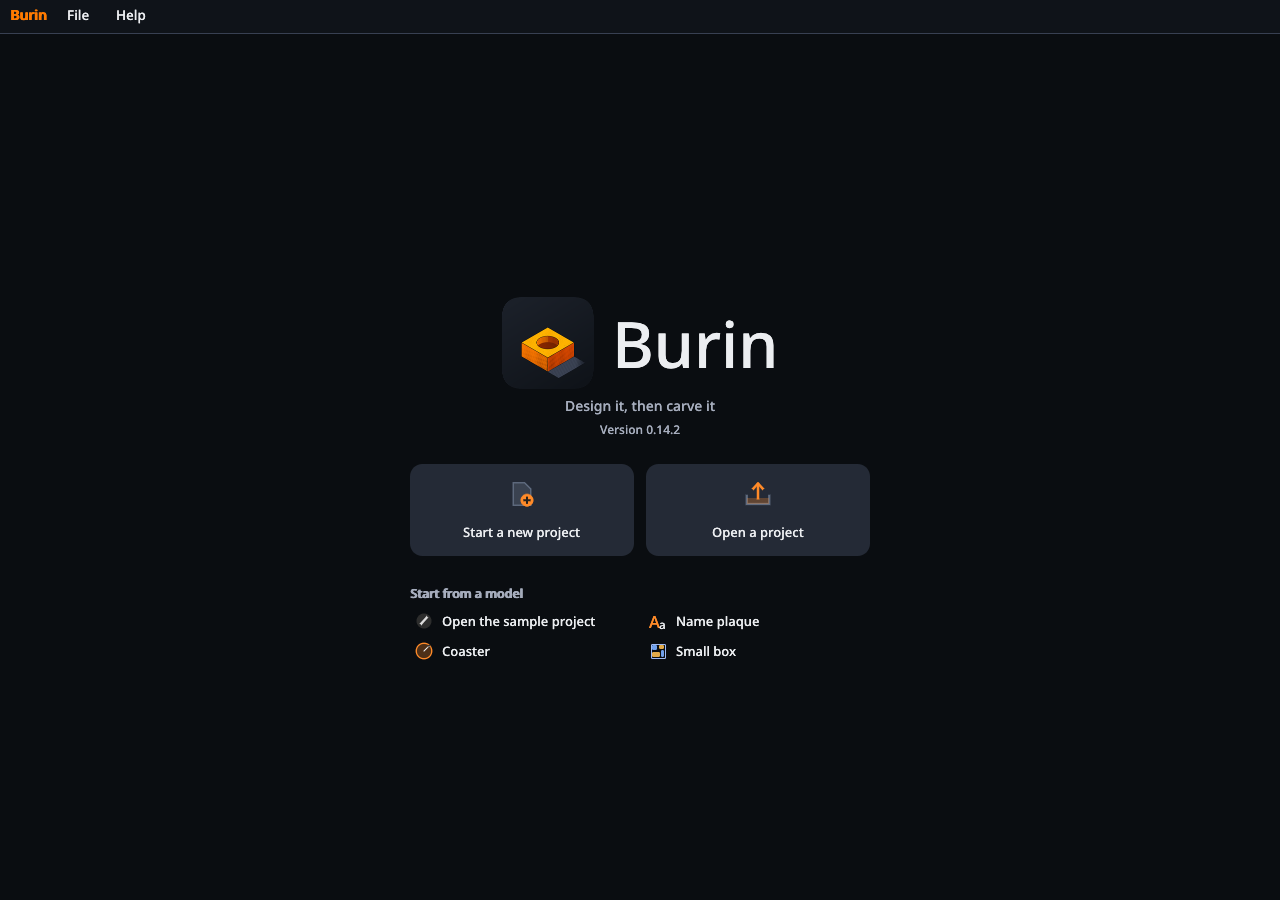
<file: app/index.html>
<!DOCTYPE html>
<html lang="fr">
<head>
<meta charset="utf-8">
<meta name="viewport" content="width=device-width, initial-scale=1">
<title>Burin</title>
<link rel="icon" type="image/png" href="burin.png">
<style>
  html, body { margin: 0; height: 100%; overflow: hidden; background: #0f1319; color: #d7dbe0; font-family: system-ui, sans-serif; }
  #burin { position: absolute; inset: 0; width: 100%; height: 100%; outline: none; }
  #status { position: absolute; inset: 0; display: flex; flex-direction: column; align-items: center; justify-content: center; gap: 14px; text-align: center; padding: 24px; }
  #status img { width: 96px; height: 96px; border-radius: 18px; }
  #status p { margin: 0; max-width: 34em; line-height: 1.5; }
  #status.hidden { display: none; }
</style>
</head>
<body>
<canvas id="burin"></canvas>
<div id="status">
  <img src="burin.png" alt="">
  <p id="message">Chargement de Burin…</p>
  <noscript><p>Burin a besoin de JavaScript pour fonctionner dans le navigateur.</p></noscript>
</div>
<script type="module">
  // Both halves of the program carry this build's mark, so a browser can't put an old one it
  // kept with a new one: they must come from the same build.
  const message = document.getElementById("message");
  try {
    const { default: init, start } = await import("./burin.js?v=bd0b282a06f3");
    await init({ module_or_path: "./burin_bg.wasm?v=bd0b282a06f3" });
    start("burin");
    document.getElementById("status").classList.add("hidden");
  } catch (e) {
    message.textContent = "Burin n'a pas pu démarrer dans ce navigateur : " + e
      + (e instanceof WebAssembly.LinkError ? " — rechargez la page (Ctrl+Maj+R) pour prendre la dernière version." : "");
  }
</script>
</body>
</html>
</file>
<file: style.css>
:root {
  --bg: #11161e; --bg2: #171d27; --card: #1a212c; --line: #2b3444; --plan: #8fa6c2;
  --text: #eaeef4; --muted: #95a1b3; --orange: #ff7a00; --orange-soft: #ff9a3d; --cream: #f3ede2; --wood: #e2b47c;
  --serif: "Iowan Old Style", "Palatino Linotype", Palatino, "Noto Serif", Georgia, serif;
  --mono: ui-monospace, "JetBrains Mono", "DejaVu Sans Mono", monospace;
}
* { box-sizing: border-box; }
html { scroll-behavior: smooth; }
body { margin: 0; color: var(--text); font-family: "Noto Sans", system-ui, sans-serif; line-height: 1.6; background: var(--bg); }
/* The drawing grid, fading out towards the edges so it never feels like graph paper. */
body::before { content: ""; position: fixed; inset: 0; z-index: -1; pointer-events: none;
  background-image: linear-gradient(rgba(143,166,194,.10) 1px, transparent 1px), linear-gradient(90deg, rgba(143,166,194,.10) 1px, transparent 1px),
    linear-gradient(rgba(143,166,194,.045) 1px, transparent 1px), linear-gradient(90deg, rgba(143,166,194,.045) 1px, transparent 1px);
  background-size: 96px 96px, 96px 96px, 24px 24px, 24px 24px;
  -webkit-mask-image: radial-gradient(ellipse 80% 70% at 50% 25%, #000 30%, transparent 85%); mask-image: radial-gradient(ellipse 80% 70% at 50% 25%, #000 30%, transparent 85%); }
a { color: var(--orange-soft); }
.serif { font-family: var(--serif); }
.mono { font-family: var(--mono); }

header { position: sticky; top: 0; z-index: 5; background: rgba(17,22,30,.82); backdrop-filter: blur(10px); border-bottom: 1px solid var(--line); }
header .in { max-width: 1240px; margin: 0 auto; padding: 0 28px; height: 64px; display: flex; align-items: center; justify-content: space-between; }
.brand { display: flex; align-items: center; gap: 10px; color: var(--text); text-decoration: none; font-weight: 700; font-size: 1.1rem; }
.brand img { width: 30px; border-radius: 7px; }
.coords { font: .76rem var(--mono); color: var(--plan); letter-spacing: .04em; }
nav { display: flex; align-items: center; gap: 22px; font-size: .9rem; }
nav a { color: var(--muted); text-decoration: none; }
nav .cta { color: #1c0d00; background: var(--orange); padding: 8px 16px; border-radius: 8px; font-weight: 700; }

.page { max-width: 1240px; margin: 0 auto; padding: 0 28px; display: grid; grid-template-columns: minmax(0, 1fr) 200px; gap: 56px; }
main { min-width: 0; }
/* Fluent's "on this page": quiet, pinned, with an orange mark on where you are. */
.toc { position: sticky; top: 96px; align-self: start; margin-top: 96px; font-size: .86rem; }
.toc b { display: block; font-weight: 600; margin-bottom: 8px; }
.toc a { display: block; color: var(--muted); text-decoration: none; padding: 6px 0 6px 14px; border-left: 2px solid var(--line); }
.toc a.on { color: var(--text); border-left-color: var(--orange); }

.hero { display: grid; grid-template-columns: 1.05fr 1fr; gap: 40px; align-items: center; padding: 76px 0 54px; }
.label { font: .74rem var(--mono); letter-spacing: .16em; text-transform: uppercase; color: var(--plan); }
.label::before { content: "◎ "; color: var(--orange); }
h1 { font-family: var(--serif); font-size: 4.3rem; line-height: 1.02; margin: 16px 0 0; font-weight: 600; letter-spacing: -.01em; }
h1 em { color: var(--orange); }
/* A dimension line under the title, as on a drawing, but light. */
.dim { position: relative; height: 22px; margin: 16px 0 22px; width: 86%; border-left: 1px solid var(--plan); border-right: 1px solid var(--plan); opacity: .9; }
.dim::before { content: ""; position: absolute; left: 0; right: 0; top: 11px; border-top: 1px solid var(--plan); }
.dim span { position: absolute; left: 50%; top: 2px; transform: translateX(-50%); background: var(--bg); padding: 0 10px; font: .72rem var(--mono); color: var(--orange); white-space: nowrap; letter-spacing: .08em; }
.lead { font-size: 1.12rem; color: #c3ccd9; max-width: 33em; margin: 0; }
.actions { display: flex; gap: 12px; margin-top: 28px; flex-wrap: wrap; }
.btn { display: inline-flex; flex-direction: column; padding: 11px 16px; white-space: nowrap; border-radius: 10px; text-decoration: none; font-weight: 700; color: var(--text); border: 1px solid #3b4558; background: rgba(26,33,44,.7); }
.btn small { font-weight: 400; font-size: .76rem; color: var(--muted); }
.btn.primary { background: var(--orange); border-color: var(--orange); color: #1c0d00; box-shadow: 4px 4px 0 #6b3300; }
.btn.primary small { color: #4a2400; }

/* The board from the workshop proposal, inside drawing marks. */
.framed { position: relative; padding: 14px; border: 1px solid var(--line); border-radius: 14px; background: rgba(23,29,39,.6); }
.framed .t { position: absolute; width: 16px; height: 16px; border: 2px solid var(--orange); }
.framed .tl { top: -5px; left: -5px; border-width: 2px 0 0 2px; border-top-left-radius: 6px; }
.framed .br { bottom: -5px; right: -5px; border-width: 0 2px 2px 0; border-bottom-right-radius: 6px; }
.render { width: 100%; height: auto; display: block; border-radius: 9px; background: #12161d; }
.board { border-radius: 9px; background: linear-gradient(115deg, #e7c08f 0%, #dcae78 30%, #e6bd88 55%, #d6a56c 100%); padding: 20px; }
.board svg { width: 100%; display: block; }
.path { fill: none; stroke: #5a3412; stroke-width: 3.2; stroke-linecap: round; stroke-linejoin: round; stroke-dasharray: 1; animation: cut 9s ease-in-out -5s infinite; }
.path.b { animation-delay: -4.2s; } .path.c { animation-delay: -3.4s; }
@keyframes cut { 0% { stroke-dashoffset: 1; } 45%, 90% { stroke-dashoffset: 0; } 100% { stroke-dashoffset: -1; } }
.gcode { margin-top: 12px; background: #0b0f15; border: 1px solid var(--line); border-radius: 9px; color: #f0d9b8; font: .78rem/1.65 var(--mono); padding: 10px 14px; white-space: pre; overflow: hidden; }
.gcode i { color: var(--orange); font-style: normal; }
.figcap { font: .72rem var(--mono); color: var(--plan); margin-top: 10px; letter-spacing: .06em; }

/* The ruler band, full width. */
.ruler { height: 26px; border-top: 1px solid var(--line); margin: 0 -28px;
  background: repeating-linear-gradient(90deg, rgba(143,166,194,.55) 0 1px, transparent 1px 12px) top / 100% 7px no-repeat,
              repeating-linear-gradient(90deg, var(--orange) 0 1px, transparent 1px 60px) top / 100% 14px no-repeat; }

section { padding: 64px 0 8px; border-bottom: 1px solid var(--line); }
section:last-of-type { border-bottom: 0; }
h2 { font-family: var(--serif); font-size: 2.6rem; font-weight: 600; margin: 8px 0 10px; }
.intro { color: var(--muted); margin: 0 0 30px; max-width: 40em; }

/* Three soft cards with a small drawing each, as Fluent introduces its principles. */
.steps { display: grid; grid-template-columns: repeat(3, 1fr); gap: 20px; padding-bottom: 50px; }
.step .pic { aspect-ratio: 4/3; border-radius: 16px; border: 1px solid var(--line); background: radial-gradient(circle at 30% 20%, #232c3a, #151b24 70%); display: grid; place-items: center; }
.step .pic svg { width: 62%; }
.step .n { font-family: var(--serif); color: var(--orange); font-size: 1.6rem; margin: 14px 0 0; }
.step h3 { font-family: var(--serif); font-size: 1.35rem; margin: 2px 0 4px; font-weight: 600; }
.step p { margin: 0; color: var(--muted); font-size: .95rem; }

.shot { margin-bottom: 56px; }
.shot img { width: 100%; height: auto; display: block; border-radius: 8px; }

.ops { display: grid; grid-template-columns: repeat(3, 1fr); gap: 14px; padding-bottom: 54px; }
.op { background: rgba(26,33,44,.75); border: 1px solid var(--line); border-radius: 14px; padding: 20px 22px; }
.op .k { font: 700 .74rem var(--mono); color: var(--orange); letter-spacing: .08em; }
.op h3 { font-family: var(--serif); font-size: 1.3rem; margin: 4px 0 4px; font-weight: 600; }
.op p { margin: 0; color: var(--muted); font-size: .93rem; }

.views { display: grid; grid-template-columns: 1fr 1fr; gap: 22px; padding-bottom: 54px; }
.views figure { margin: 0; }
.views .framed { padding: 10px; }
.views img { width: 100%; aspect-ratio: 1683 / 1028; object-fit: cover; object-position: top; display: block; border-radius: 6px; }
.views figcaption { font-size: .9rem; color: var(--muted); margin-top: 10px; }
.views figcaption b { color: var(--text); font-family: var(--serif); font-size: 1.05rem; font-weight: 600; margin-right: 6px; }

/* The cut-out download tickets from the workshop proposal, on the dark drawing. */
.tickets { display: grid; grid-template-columns: repeat(2, 1fr); gap: 22px; padding: 10px 0 56px; }
.ticket { position: relative; display: flex; flex-direction: column; text-decoration: none; color: var(--text); border: 2px dashed rgba(243,237,226,.55); border-radius: 12px; padding: 24px 22px 20px; background: rgba(23,29,39,.8); transition: border-color .2s, transform .2s; }
.ticket:hover { border-color: var(--orange); transform: translateY(-2px); }
.ticket::before { content: "✂"; position: absolute; top: -15px; left: 18px; background: var(--bg); padding: 0 6px; color: var(--orange); font-size: 1.1rem; }
.ticket h3 { font-family: var(--serif); font-size: 1.6rem; margin: 0 0 4px; font-weight: 600; }
.ticket .file { font: .76rem var(--mono); color: var(--plan); }
.ticket p { color: var(--muted); font-size: .92rem; margin: 10px 0 16px; }
.ticket .go { color: var(--orange-soft); font-weight: 700; margin-top: auto; }

/* A title block at the foot, rounded and light. */
.block { display: grid; grid-template-columns: 2fr 1fr 1fr 1fr; border: 1px solid var(--plan); border-radius: 12px; overflow: hidden; margin: 56px 0 48px; font-size: .82rem; }
.block div { padding: 12px 16px; border-right: 1px solid var(--line); }
.block div:last-child { border-right: 0; }
.block small { display: block; font: .66rem var(--mono); color: var(--muted); text-transform: uppercase; letter-spacing: .12em; }
.block b { font-family: var(--serif); font-size: 1.05rem; font-weight: 600; }

.safety { display: flex; gap: 16px; align-items: flex-start; border: 1px solid #6b4a12; background: rgba(255,190,40,.07); border-radius: 14px; padding: 16px 20px; margin: 30px 0 0; }
.safety .sign { font-size: 1.4rem; line-height: 1; color: #ffbe28; }
.safety p { margin: 0; color: #e7dcc6; font-size: .95rem; }
.why { display: grid; grid-template-columns: repeat(3, 1fr); gap: 20px; padding-bottom: 54px; }
.why div { border-top: 2px solid var(--orange); padding-top: 14px; }
.why h3 { font-family: var(--serif); font-size: 1.3rem; margin: 0 0 6px; font-weight: 600; }
.why p { margin: 0; color: var(--muted); font-size: .95rem; }
.why ul.opens { margin: 0; padding-left: 1.1em; color: var(--muted); font-size: .9rem; line-height: 1.45; }
.why ul.opens b { color: var(--text); font-weight: 600; }
.flow { display: grid; grid-template-columns: 1fr auto 1fr auto 1fr; gap: 14px; align-items: center; padding-bottom: 54px; }
.flow .col { background: rgba(26,33,44,.75); border: 1px solid var(--line); border-radius: 14px; padding: 18px 20px; min-height: 150px; }
.flow .col h3 { font: 700 .74rem var(--mono); color: var(--plan); letter-spacing: .12em; text-transform: uppercase; margin: 0 0 12px; }
.flow .arrow { font-size: 1.6rem; color: var(--orange); }
.chips { display: flex; flex-wrap: wrap; gap: 8px; }
.chip { font: .82rem var(--mono); border: 1px solid #3b4558; border-radius: 999px; padding: 4px 11px; color: var(--text); background: rgba(17,22,30,.6); }
.chip.hot { border-color: var(--orange); color: var(--orange-soft); }
.figures { display: grid; grid-template-columns: repeat(4, 1fr); border: 1px solid var(--line); border-radius: 14px; overflow: hidden; margin-bottom: 54px; }
.figures div { padding: 22px; border-right: 1px solid var(--line); background: rgba(23,29,39,.6); }
.figures div:last-child { border-right: 0; }
.figures b { display: block; font-family: var(--serif); font-size: 2.4rem; line-height: 1; color: var(--orange); font-weight: 600; }
.figures span { color: var(--muted); font-size: .88rem; }
.news { list-style: none; margin: 0 0 54px; padding: 0; border-left: 2px solid var(--line); }
.news li { position: relative; padding: 0 0 18px 24px; }
.news li::before { content: ""; position: absolute; left: -7px; top: 6px; width: 12px; height: 12px; border-radius: 50%; background: var(--bg); border: 2px solid var(--orange); }
.news b { font-family: var(--serif); font-size: 1.1rem; font-weight: 600; }
.news p { margin: 2px 0 0; color: var(--muted); font-size: .94rem; }
.faq details { border-bottom: 1px solid var(--line); padding: 14px 0; }
.faq summary { cursor: pointer; font-family: var(--serif); font-size: 1.15rem; font-weight: 600; list-style: none; }
.faq summary::before { content: "+ "; color: var(--orange); font-family: var(--mono); }
.faq details[open] summary::before { content: "− "; }
.faq p { color: var(--muted); margin: 8px 0 0 22px; max-width: 46em; }
@media (max-width: 1100px) { .page { grid-template-columns: 1fr; } .toc { display: none; } .coords { display: none; } }
@media (max-width: 820px) {
  h1 { font-size: 3rem; } h2 { font-size: 2rem; }
  .hero, .steps, .ops, .views, .tickets, .why, .flow { grid-template-columns: 1fr; }
  .flow .arrow { transform: rotate(90deg); justify-self: center; }
  .figures { grid-template-columns: 1fr 1fr; } .figures div:nth-child(2) { border-right: 0; }
  .block { grid-template-columns: 1fr 1fr; } nav a:not(.cta) { display: none; }
}

/* The language button, the picture viewer, the links under the tickets and the foot. */
#lang { font: 700 .78rem var(--mono); color: var(--text); background: transparent; border: 1px solid #3b4558; border-radius: 8px; padding: 6px 10px; cursor: pointer; }
#lang:hover { border-color: var(--orange); }
.views a { display: block; }
.hint { color: var(--muted); font-size: .9rem; margin: -18px 0 22px; }
.links { color: var(--muted); font-size: .92rem; margin: -30px 0 50px; }
dialog#viewer { border: 1px solid var(--line); border-radius: 12px; background: var(--bg2); color: var(--text); padding: 12px; max-width: 94vw; max-height: 94vh; }
dialog#viewer::backdrop { background: rgba(0,0,0,.78); }
dialog#viewer img { max-width: 90vw; max-height: 82vh; display: block; border-radius: 6px; }
dialog#viewer .caption { margin: 8px 0 0; color: var(--muted); font-size: .9rem; }
dialog#viewer .close { position: absolute; top: 6px; right: 10px; background: none; border: 0; color: var(--text); font-size: 1.6rem; cursor: pointer; }
footer { color: var(--muted); font-size: .88rem; padding: 0 0 40px; }
footer p { margin: 4px 0; }
@media (max-width: 820px) { #lang { padding: 5px 8px; } }

/* The Nix ticket: commands to copy rather than a file to fetch. */
.ticket.nix code { display: block; font: .8rem var(--mono); color: var(--text); background: rgba(10,14,20,.7); border: 1px solid var(--line); border-radius: 6px; padding: 7px 10px; margin: 0 0 8px; overflow-x: auto; white-space: nowrap; user-select: all; }
.ticket.nix p.small { font-size: .84rem; margin: 6px 0 0; }
/* The SolidCraft section: the design beside what it holds. */
.cad { display: grid; grid-template-columns: minmax(0, 1.25fr) minmax(0, 1fr); gap: 28px; align-items: start; padding-bottom: 56px; }
.cad img { width: 100%; height: auto; display: block; border-radius: 8px; }
.cadlist { list-style: none; margin: 0; padding: 0; display: grid; gap: 14px; }
.cadlist li { background: rgba(26,33,44,.75); border: 1px solid var(--line); border-radius: 12px; padding: 14px 18px; }
.cadlist b { display: block; font-family: var(--serif); font-size: 1.12rem; font-weight: 600; margin-bottom: 2px; }
.cadlist span { color: var(--muted); font-size: .92rem; }
@media (max-width: 900px) { .cad { grid-template-columns: 1fr; } }
</file>
